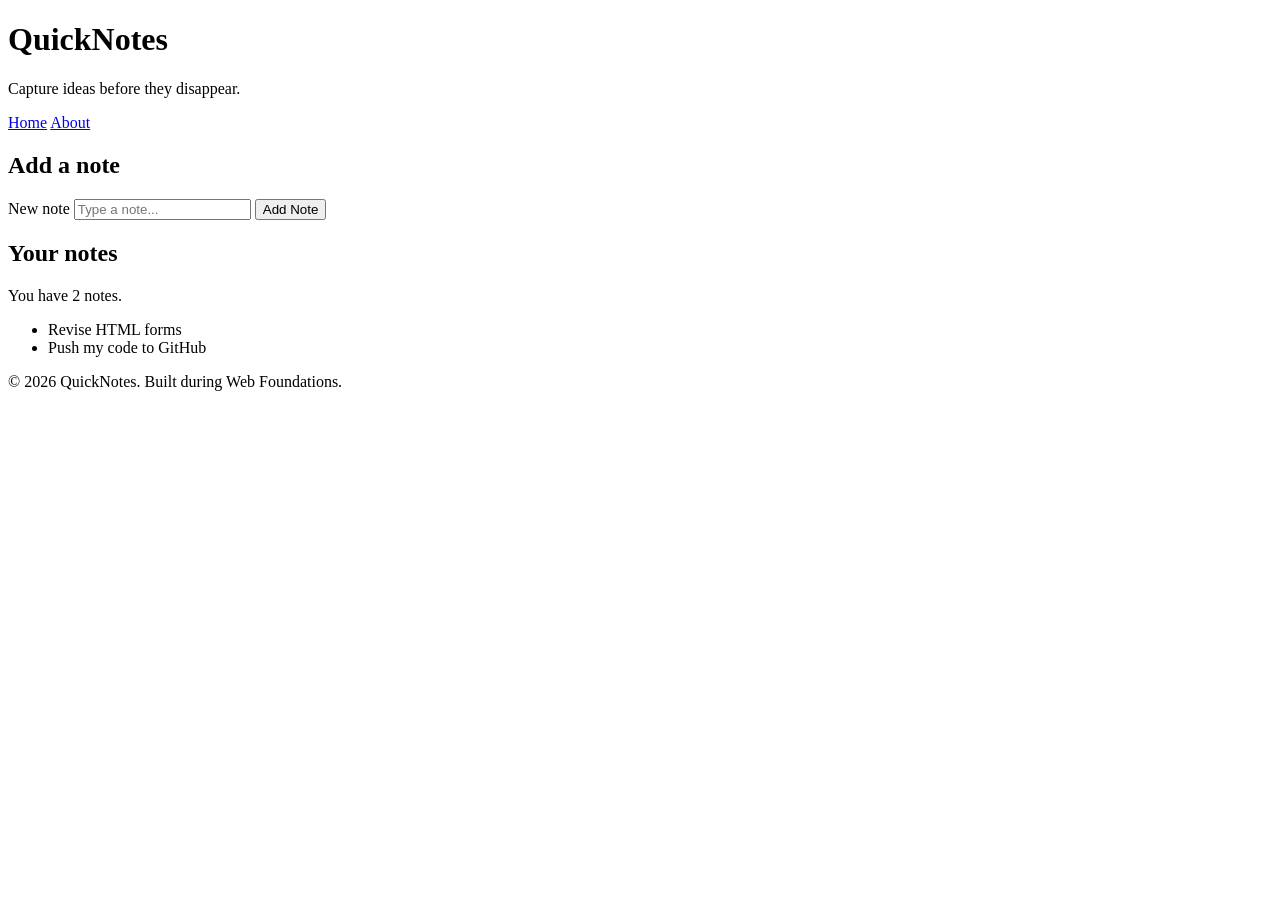
<file: day1/index.html>
<!DOCTYPE html>
<html lang="en">
  <head>
    <meta charset="UTF-8" />
    <meta name="viewport" content="width=device-width, initial-scale=1.0" />
    <title>QuickNotes</title>
  </head>
  <body>
    <header>
      <h1>QuickNotes</h1>
      <p>Capture ideas before they disappear.</p>
      <nav>
        <a href="index.html">Home</a>
        <a href="about.html">About</a>
      </nav>
    </header>
 
    <main>
      <section>
        <h2>Add a note</h2>
        <form id="note-form">
          <label for="note-input">New note</label>
          <input type="text" id="note-input" placeholder="Type a note..." />
          <button type="submit">Add Note</button>
        </form>
      </section>
 
      <section>
        <h2>Your notes</h2>
        <p id="note-count">You have 2 notes.</p>
        <ul id="notes-list">
          <li>Revise HTML forms</li>
          <li>Push my code to GitHub</li>
        </ul>
      </section>
    </main>
 
    <footer>
      <p>&copy; 2026 QuickNotes. Built during Web Foundations.</p>
    </footer>
  </body>
</html>
</file>
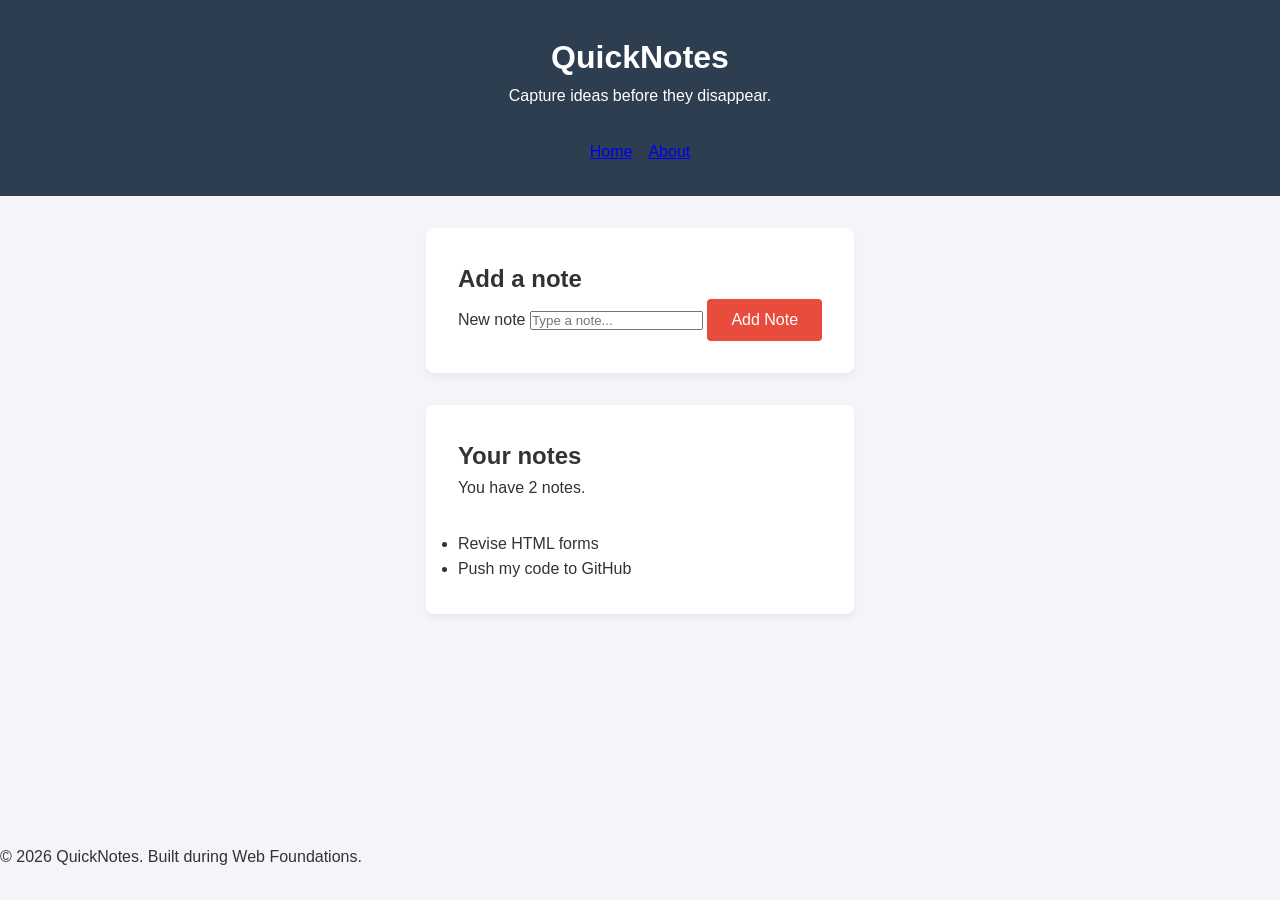
<file: day2/index.html>
<!DOCTYPE html>
<html lang="en">
  <head>
    <meta charset="UTF-8" />
    <meta name="viewport" content="width=device-width, initial-scale=1.0" />
    <link rel="stylesheet" href="style.css"/>
    <title>QuickNotes</title>
  </head>
  <body>
    <header>
      <h1>QuickNotes</h1>
      <p>Capture ideas before they disappear.</p>
      <nav>
        <a href="index.html">Home</a>
        <a href="about.html">About</a>
      </nav>
    </header>
 
    <main>
      <section>
        <h2>Add a note</h2>
        <form id="note-form">
          <label for="note-input">New note</label>
          <input type="text" id="note-input" placeholder="Type a note..." />
          <button type="submit">Add Note</button>
        </form>
      </section>
 
      <section>
        <h2>Your notes</h2>
        <p id="note-count">You have 2 notes.</p>
        <ul id="notes-list">
          <li>Revise HTML forms</li>
          <li>Push my code to GitHub</li>
        </ul>
      </section>
    </main>
 
    <footer>
      <p>&copy; 2026 QuickNotes. Built during Web Foundations.</p>
    </footer>
  </body>
</html>
</file>
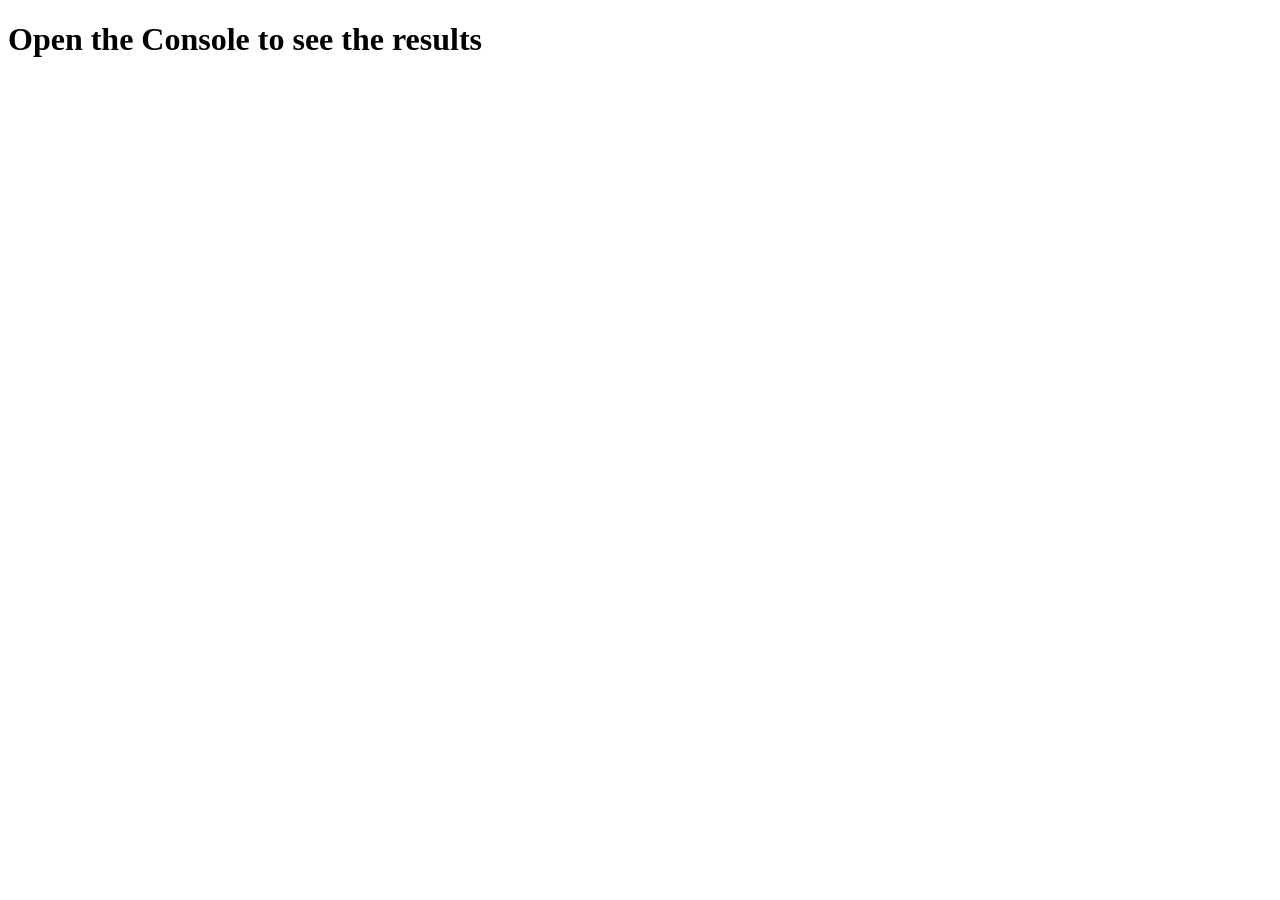
<file: day3/index.html>
<!DOCTYPE html>
<html lang="en">
  <head>
    <meta charset="UTF-8" />
    <meta name="viewport" content="width=device-width, initial-scale=1.0" />
    <script src="script.js" defer></script>
    <title>Notes Toolkit</title>
  </head>

  <body>
    <h1>Open the Console to see the results</h1>
  </body>
</file>
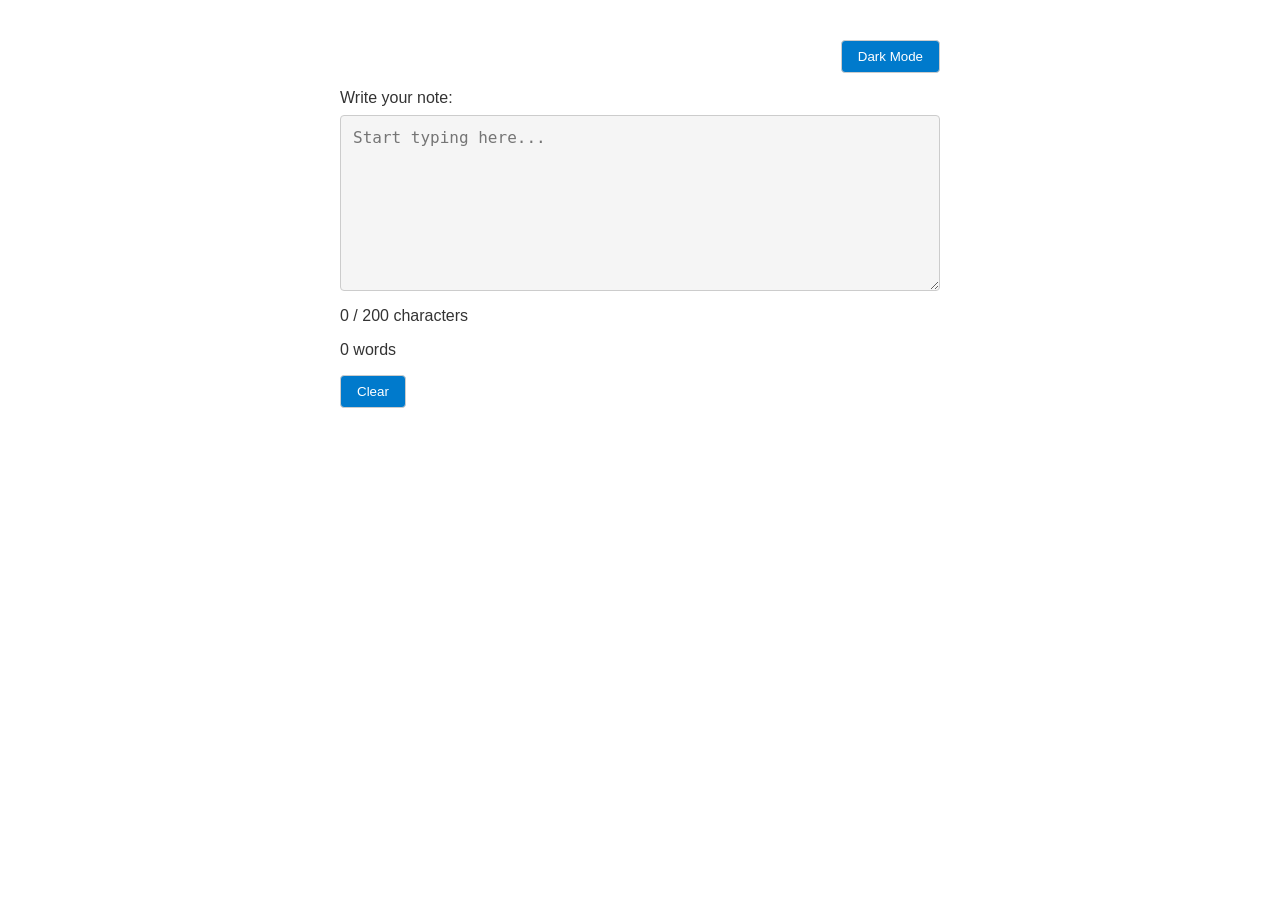
<file: day4/index.html>
<!DOCTYPE html>
<html lang="en">
<head>
  <meta charset="UTF-8">
  <meta name="viewport" content="width=device-width, initial-scale=1.0">
  <script src="script.js" defer></script>
  <link rel="stylesheet" href="style.css">
</head>

<body>
    <main class="container">
        <div class="header">
            <button id="theme-toggle">Dark Mode</button>
        </div>
        
        <div class="editor-group">
            <label for="note-text">Write your note:</label>
            <textarea id="note-text" placeholder="Start typing here..."></textarea>
        </div>

        <div class="stats-group">
            <p id="char-count">0 / 200 characters</p>
            <p id="word-count">0 words</p>
        </div>

        <button id="clear-btn">Clear</button>
    </main>
</body>

</html>
</file>
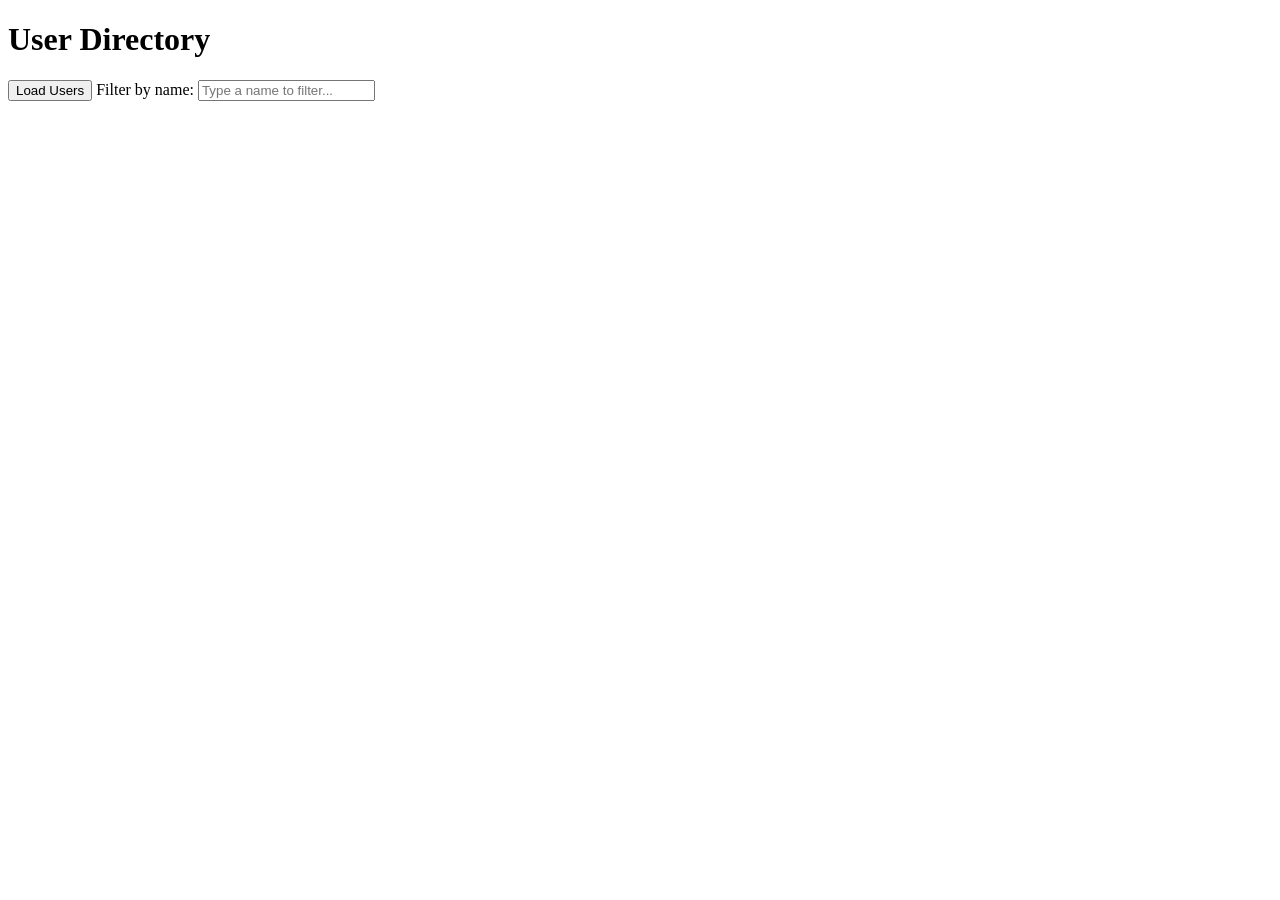
<file: day5/index.html>
<!DOCTYPE html>
<html lang="en">
<head>
    <meta charset="UTF-8">
    <meta name="viewport" content="width=device-width, initial-scale=1.0">
    <title>User Directory</title>
    <script src="user.js" defer></script>
</head>
<body>
    <h1>User Directory</h1>
    
    <button id="load-users">Load Users</button>
    
    <label for="filter-input">Filter by name:</label>
    <input id="filter-input" type="text" placeholder="Type a name to filter...">
    
    <span id="status"></span>
    
    <ul id="users-list"></ul>
</body>
</html>
</file>
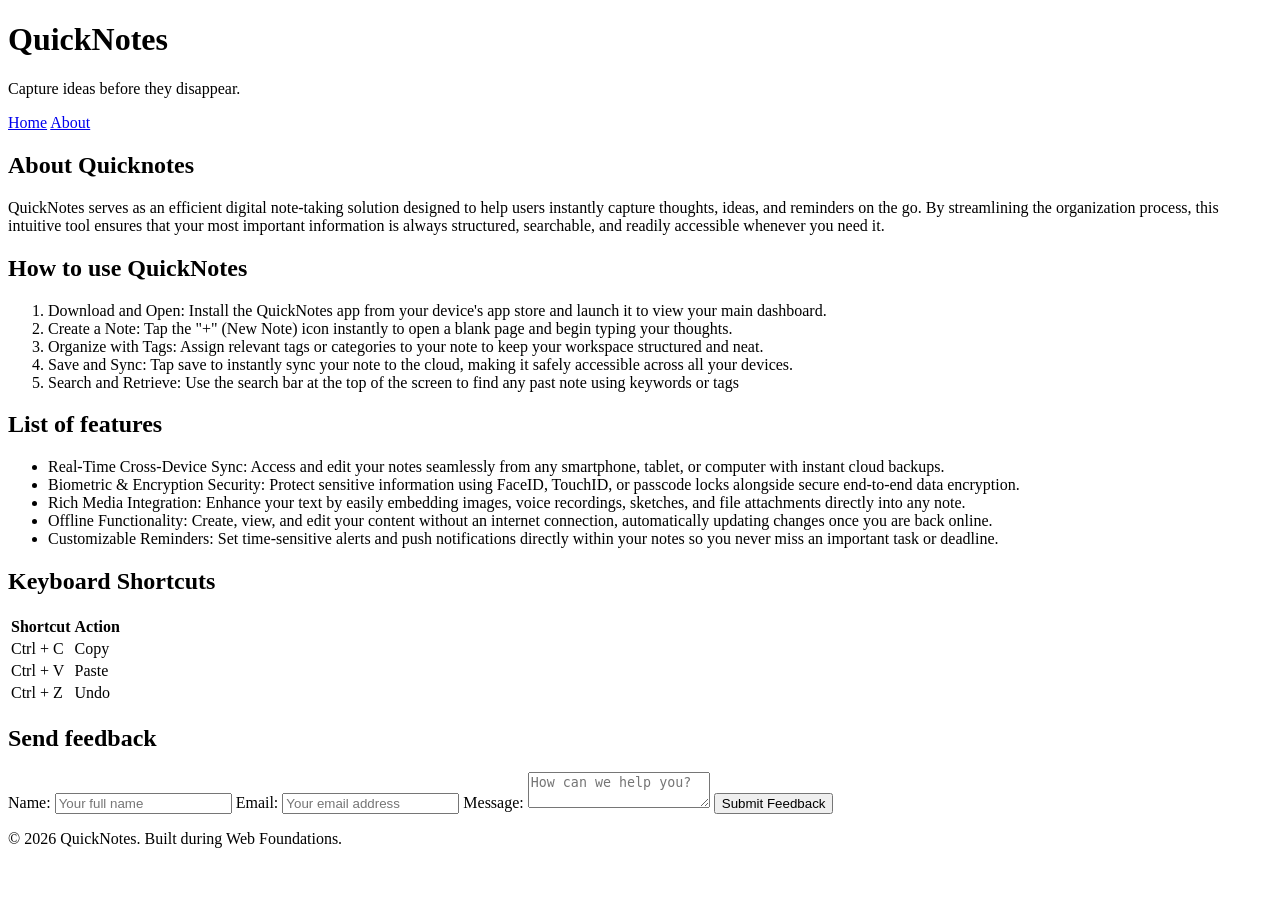
<file: day1/about.html>
<!DOCTYPE html>
<html lang="en">
  <head>
    <meta charset="UTF-8" />
    <meta name="viewport" content="width=device-width, initial-scale=1.0" />
    <title>QuickNotes</title>
  </head>
  <body>
    <header>
      <h1>QuickNotes</h1>
      <p>Capture ideas before they disappear.</p>
      <nav>
        <a href="index.html">Home</a>
        <a href="about.html">About</a>
      </nav>
    </header>

    <main>
        <h2>About Quicknotes</h2>
        <p>QuickNotes serves as an efficient digital note-taking solution designed to help users instantly capture thoughts, ideas, and reminders on the go.
            By streamlining the organization process, this intuitive tool ensures that your most important information is always structured, searchable, and readily accessible whenever you need it.
        </p>
        <section>
            <h2>How to use QuickNotes</h2>
             <ol>
                <li>Download and Open: Install the QuickNotes app from your device's app store and launch it to view your main dashboard.</li>
                <li>Create a Note: Tap the "+" (New Note) icon instantly to open a blank page and begin typing your thoughts.</li>
                <li>Organize with Tags: Assign relevant tags or categories to your note to keep your workspace structured and neat.</li>
                <li>Save and Sync: Tap save to instantly sync your note to the cloud, making it safely accessible across all your devices.</li>
                <li>Search and Retrieve: Use the search bar at the top of the screen to find any past note using keywords or tags</li>
             </ol>
        </section>

        <section>
            <h2>List of features</h2>
            <ul>
                <li>Real-Time Cross-Device Sync: Access and edit your notes seamlessly from any smartphone, tablet, or computer with instant cloud backups.</li>
                <li>Biometric & Encryption Security: Protect sensitive information using FaceID, TouchID, or passcode locks alongside secure end-to-end data encryption.</li>
                <li>Rich Media Integration: Enhance your text by easily embedding images, voice recordings, sketches, and file attachments directly into any note.</li>
                
                <li>Offline Functionality: Create, view, and edit your content without an internet connection, automatically updating changes once you are back online.</li>
                <li>Customizable Reminders: Set time-sensitive alerts and push notifications directly within your notes so you never miss an important task or deadline.</li>
            </ul>
        </section>

        <section>
            <h2>Keyboard Shortcuts</h2>
            <table>
                <tr>
                    <th>Shortcut</th>
                    <th>Action</th>
                </tr>

                <tr>
                    <td>Ctrl + C</td>
                    <td>Copy</td>
                </tr>

                <tr>
                    <td>Ctrl + V</td>
                    <td>Paste</td>
                </tr>

                <tr>
                    <td>Ctrl + Z</td>
                    <td>Undo</td>
                </tr>
            </table>
        </section>

        <section>
            <h2>Send feedback</h2>
             <form id="feedback-form">
             <label for="user-name">Name:</label>
             <input
             type="text"
             id="user-name"
             name="name"
             placeholder="Your full name"
             required
             />
             

               
        <label for="user-email">Email:</label>
        <input 
            type="email" 
            id="user-email" 
            name="email" 
            placeholder="Your email address" 
            required 
        />

        
        <label for="user-message">Message:</label>
        <textarea 
            id="user-message" 
            name="message" 
            placeholder="How can we help you?" 
            required
        ></textarea>

    
        <button type="submit">Submit Feedback</button>
     </form>
     </section>
    </main>

    <footer>
      <p>&copy; 2026 QuickNotes. Built during Web Foundations.</p>
    </footer>
  </body>
</html>
</file>
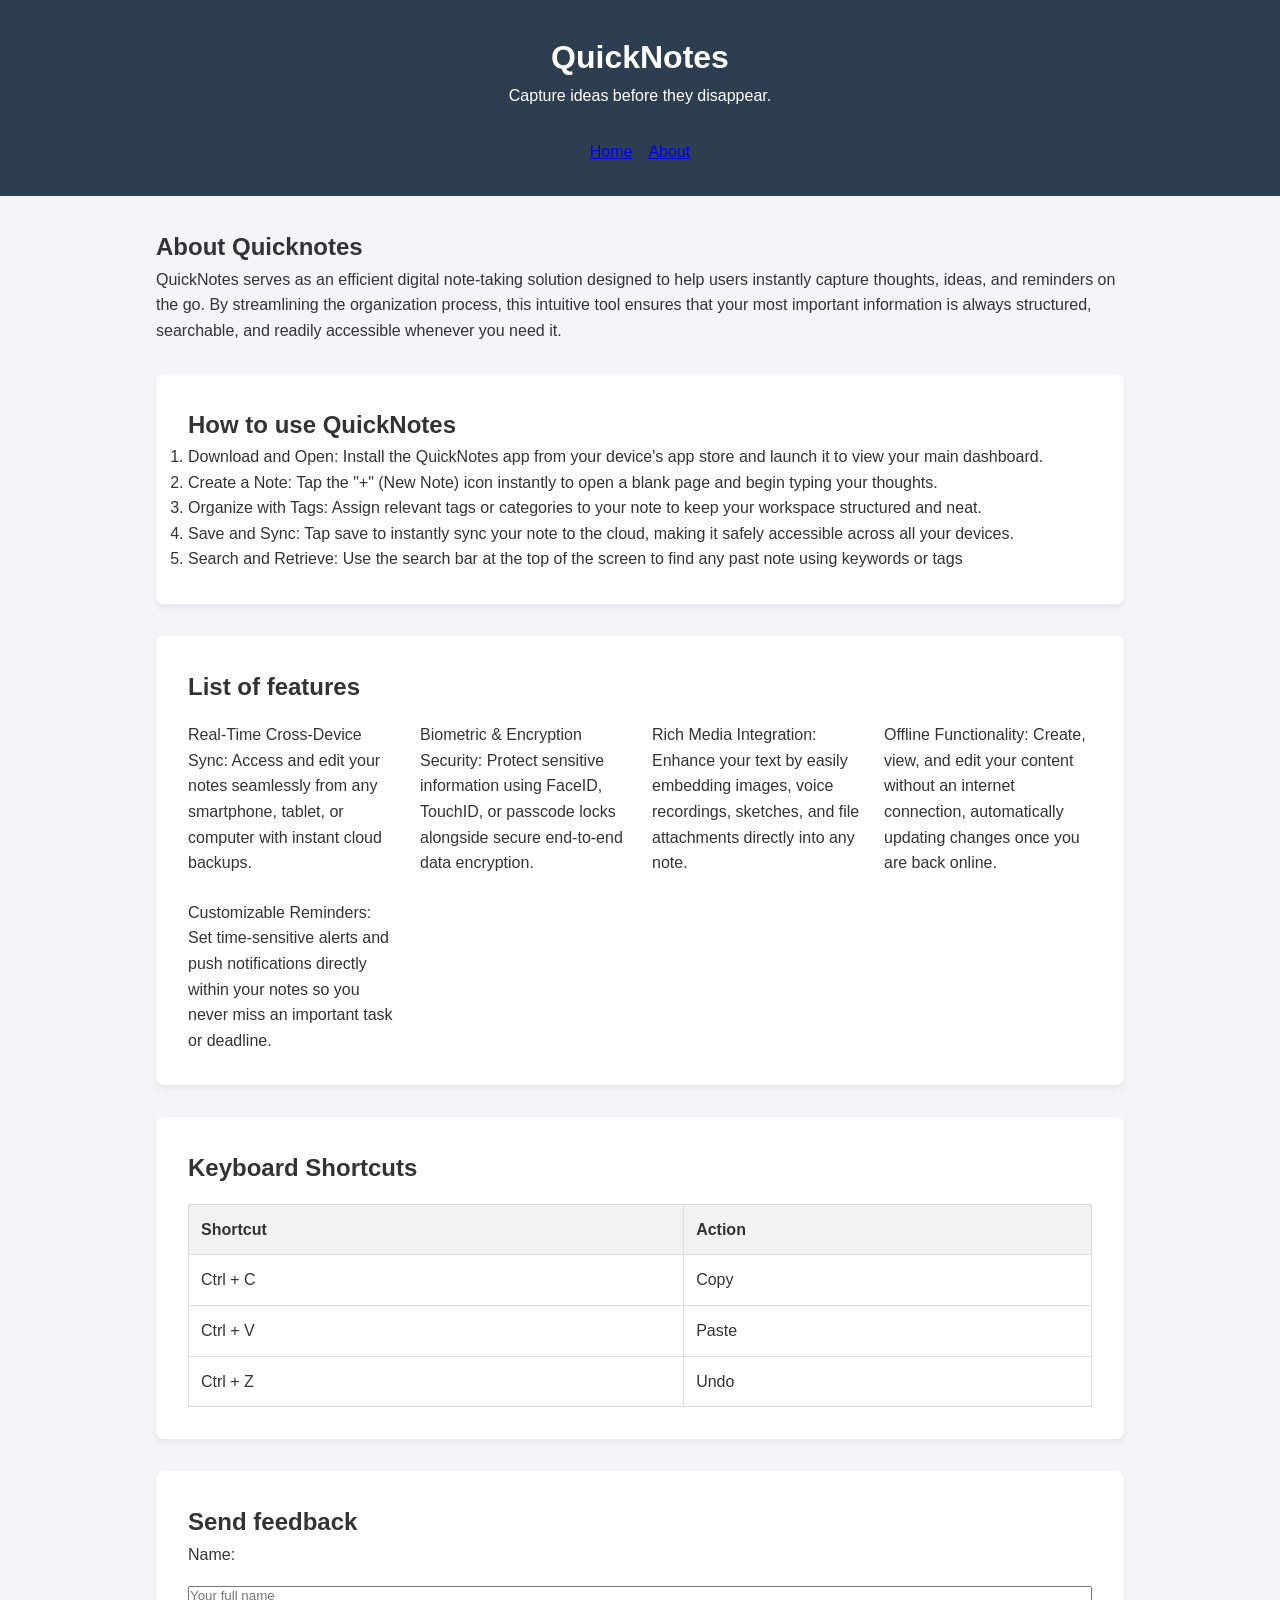
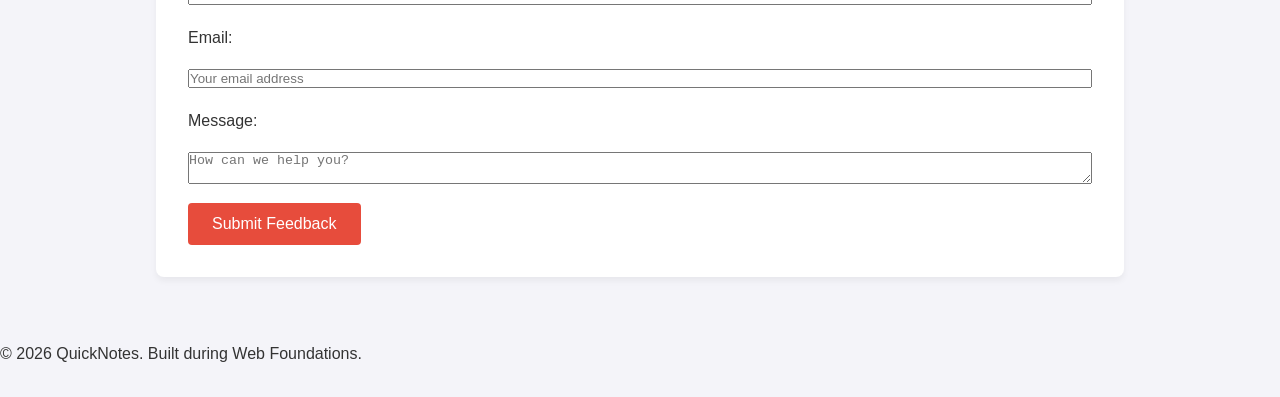
<file: day2/about.html>
<!DOCTYPE html>
<html lang="en">
  <head>
    <meta charset="UTF-8" />
    <meta name="viewport" content="width=device-width, initial-scale=1.0" />
    <link rel="stylesheet" href="style.css"/>
    <title>QuickNotes</title>
  </head>
  <body>
    <header>
      <h1>QuickNotes</h1>
      <p>Capture ideas before they disappear.</p>
      <nav>
        <a href="index.html">Home</a>
        <a href="about.html">About</a>
      </nav>
    </header>

    <main>
        <h2>About Quicknotes</h2>
        <p>QuickNotes serves as an efficient digital note-taking solution designed to help users instantly capture thoughts, ideas, and reminders on the go.
            By streamlining the organization process, this intuitive tool ensures that your most important information is always structured, searchable, and readily accessible whenever you need it.
        </p>
        <section>
            <h2>How to use QuickNotes</h2>
             <ol>
                <li>Download and Open: Install the QuickNotes app from your device's app store and launch it to view your main dashboard.</li>
                <li>Create a Note: Tap the "+" (New Note) icon instantly to open a blank page and begin typing your thoughts.</li>
                <li>Organize with Tags: Assign relevant tags or categories to your note to keep your workspace structured and neat.</li>
                <li>Save and Sync: Tap save to instantly sync your note to the cloud, making it safely accessible across all your devices.</li>
                <li>Search and Retrieve: Use the search bar at the top of the screen to find any past note using keywords or tags</li>
             </ol>
        </section>

        <section>
            <h2>List of features</h2>
            <ul class="features">
                <li>Real-Time Cross-Device Sync: Access and edit your notes seamlessly from any smartphone, tablet, or computer with instant cloud backups.</li>
                <li>Biometric & Encryption Security: Protect sensitive information using FaceID, TouchID, or passcode locks alongside secure end-to-end data encryption.</li>
                <li>Rich Media Integration: Enhance your text by easily embedding images, voice recordings, sketches, and file attachments directly into any note.</li>
                
                <li>Offline Functionality: Create, view, and edit your content without an internet connection, automatically updating changes once you are back online.</li>
                <li>Customizable Reminders: Set time-sensitive alerts and push notifications directly within your notes so you never miss an important task or deadline.</li>
            </ul>
        </section>

        <section>
            <h2>Keyboard Shortcuts</h2>
            <table class="shortcuts-table">
                <tr>
                    <th>Shortcut</th>
                    <th>Action</th>
                </tr>

                <tr>
                    <td>Ctrl + C</td>
                    <td>Copy</td>
                </tr>

                <tr>
                    <td>Ctrl + V</td>
                    <td>Paste</td>
                </tr>

                <tr>
                    <td>Ctrl + Z</td>
                    <td>Undo</td>
                </tr>
            </table>
        </section>

        <section>
            <h2>Send feedback</h2>
             <form id="feedback-form">
             <label for="user-name">Name:</label>
             <input
             type="text"
             id="user-name"
             name="name"
             placeholder="Your full name"
             required
             />
             

               
        <label for="user-email">Email:</label>
        <input 
            type="email" 
            id="user-email" 
            name="email" 
            placeholder="Your email address" 
            required 
        />

        
        <label for="user-message">Message:</label>
        <textarea 
            id="user-message" 
            name="message" 
            placeholder="How can we help you?" 
            required
        ></textarea>

    
        <button type="submit">Submit Feedback</button>
     </form>
     </section>
    </main>

    <footer>
      <p>&copy; 2026 QuickNotes. Built during Web Foundations.</p>
    </footer>
  </body>
</html>
</file>
<file: day2/style.css>
*{
    box-sizing: border-box;
    margin: 0;
    padding: 0;
}

body {
    font-family: Arial, sans-serif;
    background-color: #f4f4f9;
    color: #333;
    line-height: 1.6;
    display: flex;
    flex-direction: column;
}

html, body {
        height: 100%;
        margin: 0;
}

header {
    background-color: #2c3e50;
    color: white;
    text-align: center;
    padding: 2rem 1rem;
}

nav {
    display: flex;
    justify-content: center;
    gap: 16px; 
}

main {
    max-width: 1000px;
    margin: 2rem auto; 
    padding: 0 1rem;
    flex: 1;
    
}

section {
    background-color: white;
    padding: 2rem;
    margin-bottom: 2rem;
    border-radius: 8px;
    box-shadow: 0 4px 6px rgba(0, 0, 0, 0.05);
}

.features {
    list-style: none;
    display: grid;
    grid-template-columns: repeat(auto-fit, minmax(180px, 1fr));
    gap: 1.5rem;
    margin-top: 1rem;
}

.shortcuts-table {
    width: 100%;
    border-collapse: collapse;
    margin-top: 1rem;
}

.shortcuts-table th, 
.shortcuts-table td {
    border: 1px solid #ddd;
    padding: 12px;          
    text-align: left;
}

.shortcuts-table th {
    background-color: #f2f2f2;
}

#feedback-form{
    display: flex;
    flex-direction: column;
    gap: 1.2rem;
}

button {
    background-color: #e74c3c;
    color: white;
    border: none;
    padding: 0.75rem 1.5rem;
    font-size: 1rem;
    border-radius: 4px;
    cursor: pointer;
    align-self: flex-start;
    transition: background-color 0.3s ease, transform 0.2s ease;
}

@media (max-width: 600px) {
    header {
        padding: 1rem 0.5rem; /* Reduces padding */
    }

    header h1 {
        font-size: 1.5rem; /* Reduces header font size */
    }

    nav {
        flex-direction: column; /* Stack nav items if screen gets too narrow */
        gap: 8px;
    }
}

p{
    margin-bottom: 30px;
}
</file>
<file: day4/style.css>
:root {
    --bg-color: #ffffff;
    --text-color: #333333;
    --input-bg: #f5f5f5;
    --border-color: #ccc;
    --btn-bg: #007acc;
    --btn-text: #ffffff;
}

body.dark {
    --bg-color: #1e1e1e;
    --text-color: #f5f5f5;
    --input-bg: #2d2d2d;
    --border-color: #555;
    --btn-bg: #3a3a3a;
    --btn-text: #ffffff;
}

body {
    background-color: var(--bg-color);
    color: var(--text-color);
    font-family: Arial, sans-serif;
    transition: background-color 0.3s, color 0.3s;
    display: flex;
    justify-content: center;
    padding: 2rem;
}

.container {
    max-width: 600px;
    width: 100%;
}

.header {
    display: flex;
    justify-content: flex-end;
    margin-bottom: 1rem;
}

.editor-group {
    display: flex;
    flex-direction: column;
    gap: 0.5rem;
    margin-bottom: 1rem;
}

textarea {
    background-color: var(--input-bg);
    color: var(--text-color);
    border: 1px solid var(--border-color);
    padding: 0.75rem;
    font-size: 1rem;
    border-radius: 4px;
    min-height: 150px;
    resize: vertical;
}

button {
    background-color: var(--btn-bg);
    color: var(--btn-text);
    border: 1px solid var(--border-color);
    padding: 0.5rem 1rem;
    cursor: pointer;
    border-radius: 4px;
}

.warning {
    color: orange;
}

.over {
    color: red;
    font-weight: bold;
}
</file>
